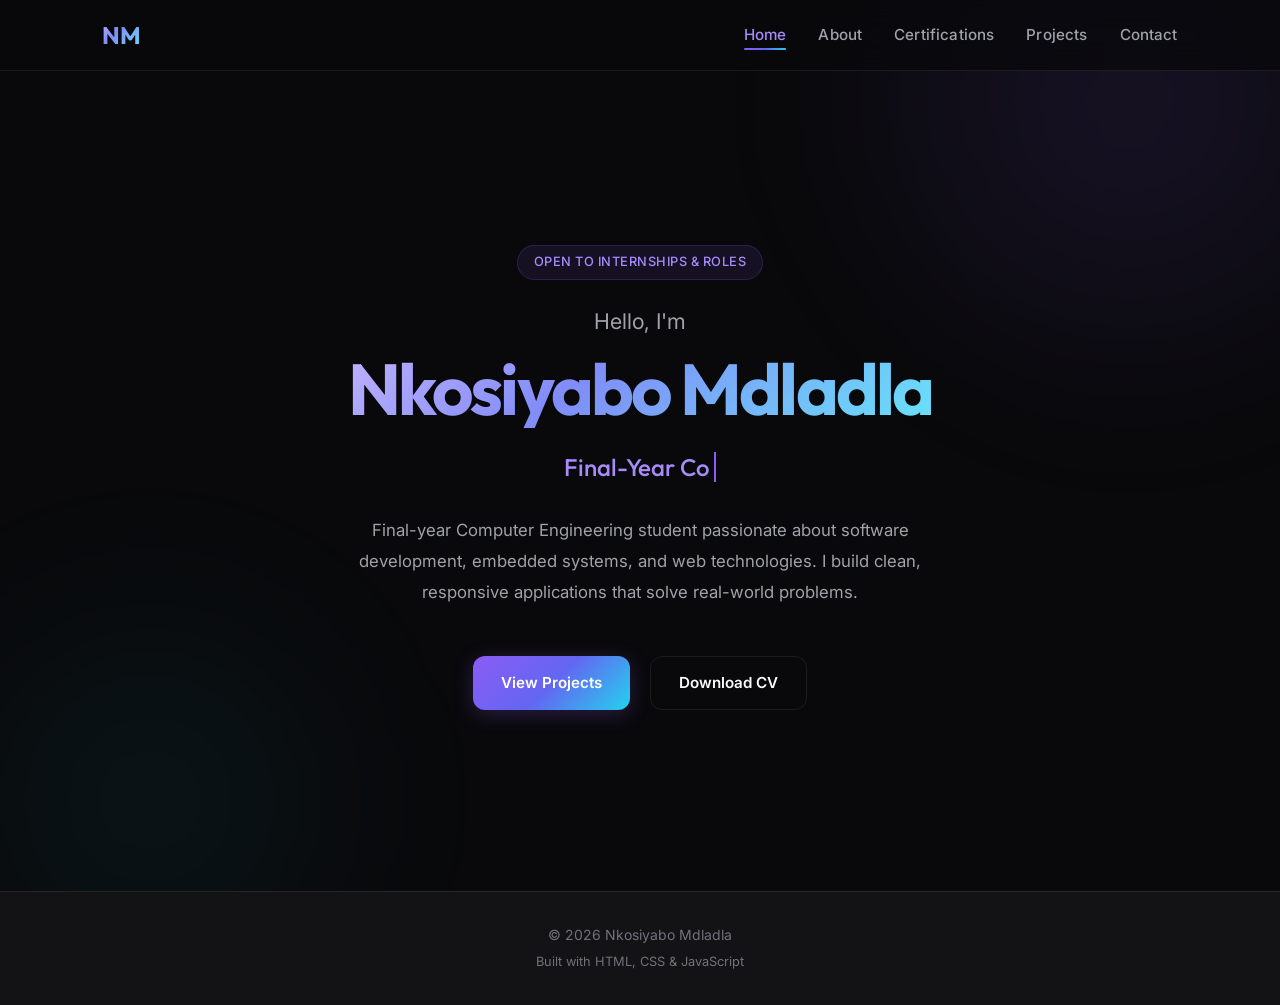
<file: index.html>
<!DOCTYPE html>
<html lang="en">
<head>
    <meta charset="UTF-8">
    <meta name="viewport" content="width=device-width, initial-scale=1.0">
    <meta name="description" content="Portfolio of Nkosiyabo Mdladla — Final-year Computer Engineering student and software developer.">

    <title>Nkosiyabo Mdladla | Portfolio</title>

    <link rel="preconnect" href="https://fonts.googleapis.com">
    <link rel="preconnect" href="https://fonts.gstatic.com" crossorigin>
    <link href="https://fonts.googleapis.com/css2?family=Inter:wght@400;500;600&family=Outfit:wght@500;600;700&display=swap" rel="stylesheet">

    <link rel="stylesheet" href="css/global.css">
    <link rel="stylesheet" href="css/style.css">
</head>
<body>

    <div class="background-glow"></div>

    <header>
        <nav class="navbar">
            <div class="logo">
                <h1>NM</h1>
            </div>

            <ul class="nav-links">
                <li><a href="index.html" class="active">Home</a></li>
                <li><a href="about.html">About</a></li>
                <li><a href="certifications.html">Certifications</a></li>
                <li><a href="projects.html">Projects</a></li>
                <li><a href="contact.html">Contact</a></li>
            </ul>
        </nav>
    </header>

    <section class="hero">
        <div class="hero-content">
            <span class="hero-badge">Open to internships &amp; roles</span>

            <h2>Hello, I'm</h2>

            <h1>Nkosiyabo Mdladla</h1>

            <h3>
                <span class="typing-text"></span>
            </h3>

            <p>
                Final-year Computer Engineering student passionate about software
                development, embedded systems, and web technologies. I build clean,
                responsive applications that solve real-world problems.
            </p>

            <div class="hero-buttons">
                <a href="projects.html" class="btn btn-primary">View Projects</a>
                <a href="assets/resume/resume.pdf" class="btn btn-secondary" download>Download CV</a>
            </div>
        </div>
    </section>

    <footer>
        <p>&copy; 2026 Nkosiyabo Mdladla</p>
        <p>Built with HTML, CSS &amp; JavaScript</p>
    </footer>

    <script src="js/script.js"></script>
</body>
</html>
</file>
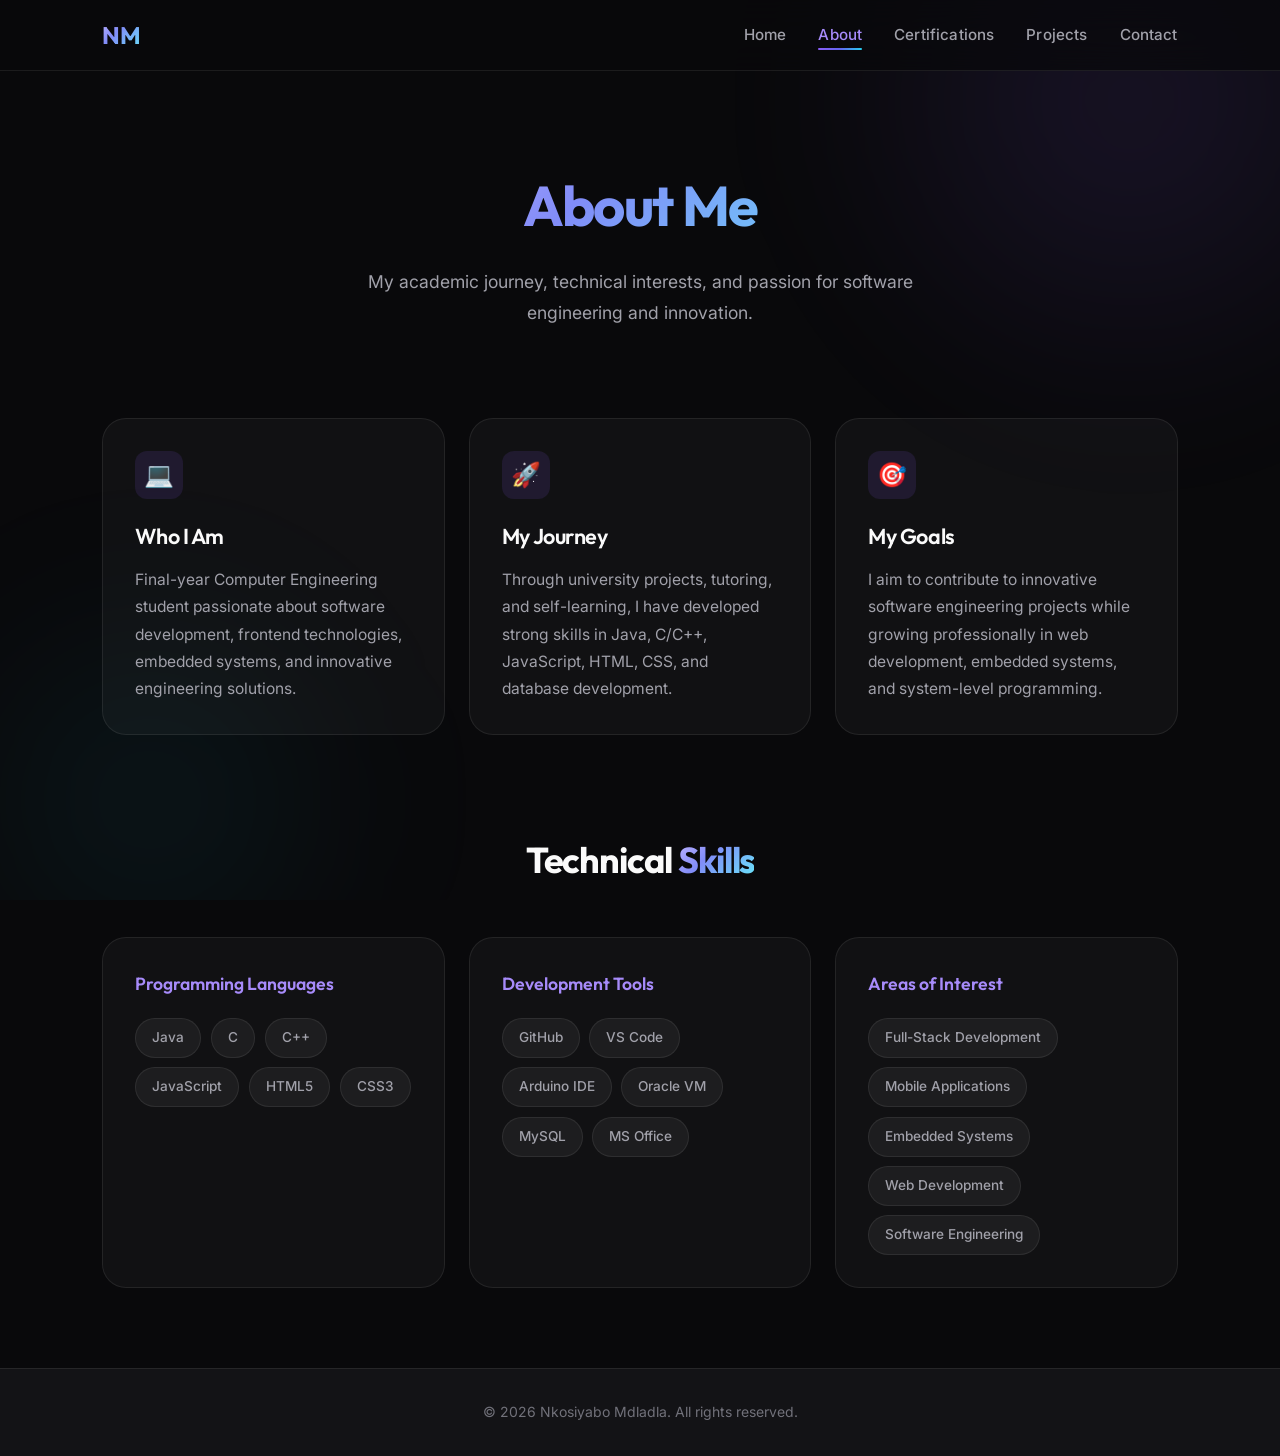
<file: about.html>
<!DOCTYPE html>
<html lang="en">
<head>
    <meta charset="UTF-8">
    <meta name="viewport" content="width=device-width, initial-scale=1.0">
    <meta name="description" content="About Nkosiyabo Mdladla — skills, journey, and goals as a Computer Engineering student.">

    <title>About | Nkosiyabo Mdladla</title>

    <link rel="preconnect" href="https://fonts.googleapis.com">
    <link rel="preconnect" href="https://fonts.gstatic.com" crossorigin>
    <link href="https://fonts.googleapis.com/css2?family=Inter:wght@400;500;600&family=Outfit:wght@500;600;700&display=swap" rel="stylesheet">

    <link rel="stylesheet" href="css/global.css">
    <link rel="stylesheet" href="css/about.css">
</head>
<body>

    <div class="background-glow"></div>

    <header>
        <nav class="navbar">
            <div class="logo">
                <h1>NM</h1>
            </div>

            <ul class="nav-links">
                <li><a href="index.html">Home</a></li>
                <li><a href="about.html" class="active">About</a></li>
                <li><a href="certifications.html">Certifications</a></li>
                <li><a href="projects.html">Projects</a></li>
                <li><a href="contact.html">Contact</a></li>
            </ul>
        </nav>
    </header>

    <section class="page-header">
        <div class="page-header-content">
            <h1>About Me</h1>
            <p>
                My academic journey, technical interests, and passion for
                software engineering and innovation.
            </p>
        </div>
    </section>

    <section class="about-cards-section">
        <div class="cards-container">
            <div class="info-card">
                <div class="card-icon">&#128187;</div>
                <h2>Who I Am</h2>
                <p>
                    Final-year Computer Engineering student passionate about software
                    development, frontend technologies, embedded systems, and
                    innovative engineering solutions.
                </p>
            </div>

            <div class="info-card">
                <div class="card-icon">&#128640;</div>
                <h2>My Journey</h2>
                <p>
                    Through university projects, tutoring, and self-learning, I have
                    developed strong skills in Java, C/C++, JavaScript, HTML, CSS,
                    and database development.
                </p>
            </div>

            <div class="info-card">
                <div class="card-icon">&#127919;</div>
                <h2>My Goals</h2>
                <p>
                    I aim to contribute to innovative software engineering projects
                    while growing professionally in web development, embedded systems,
                    and system-level programming.
                </p>
            </div>
        </div>
    </section>

    <section class="skills-section">
        <h2 class="section-title">Technical <span>Skills</span></h2>

        <div class="skills-container">
            <div class="skill-card">
                <h2>Programming Languages</h2>
                <div class="skill-tags">
                    <span>Java</span>
                    <span>C</span>
                    <span>C++</span>
                    <span>JavaScript</span>
                    <span>HTML5</span>
                    <span>CSS3</span>
                </div>
            </div>

            <div class="skill-card">
                <h2>Development Tools</h2>
                <div class="skill-tags">
                    <span>GitHub</span>
                    <span>VS Code</span>
                    <span>Arduino IDE</span>
                    <span>Oracle VM</span>
                    <span>MySQL</span>
                    <span>MS Office</span>
                </div>
            </div>

            <div class="skill-card">
                <h2>Areas of Interest</h2>
                <div class="skill-tags">
                    <span>Full-Stack Development</span>
                    <span>Mobile Applications</span>
                    <span>Embedded Systems</span>
                    <span>Web Development</span>
                    <span>Software Engineering</span>
                </div>
            </div>
        </div>
    </section>

    <footer>
        <p>&copy; 2026 Nkosiyabo Mdladla. All rights reserved.</p>
    </footer>

    <script src="js/script.js"></script>
</body>
</html>
</file>
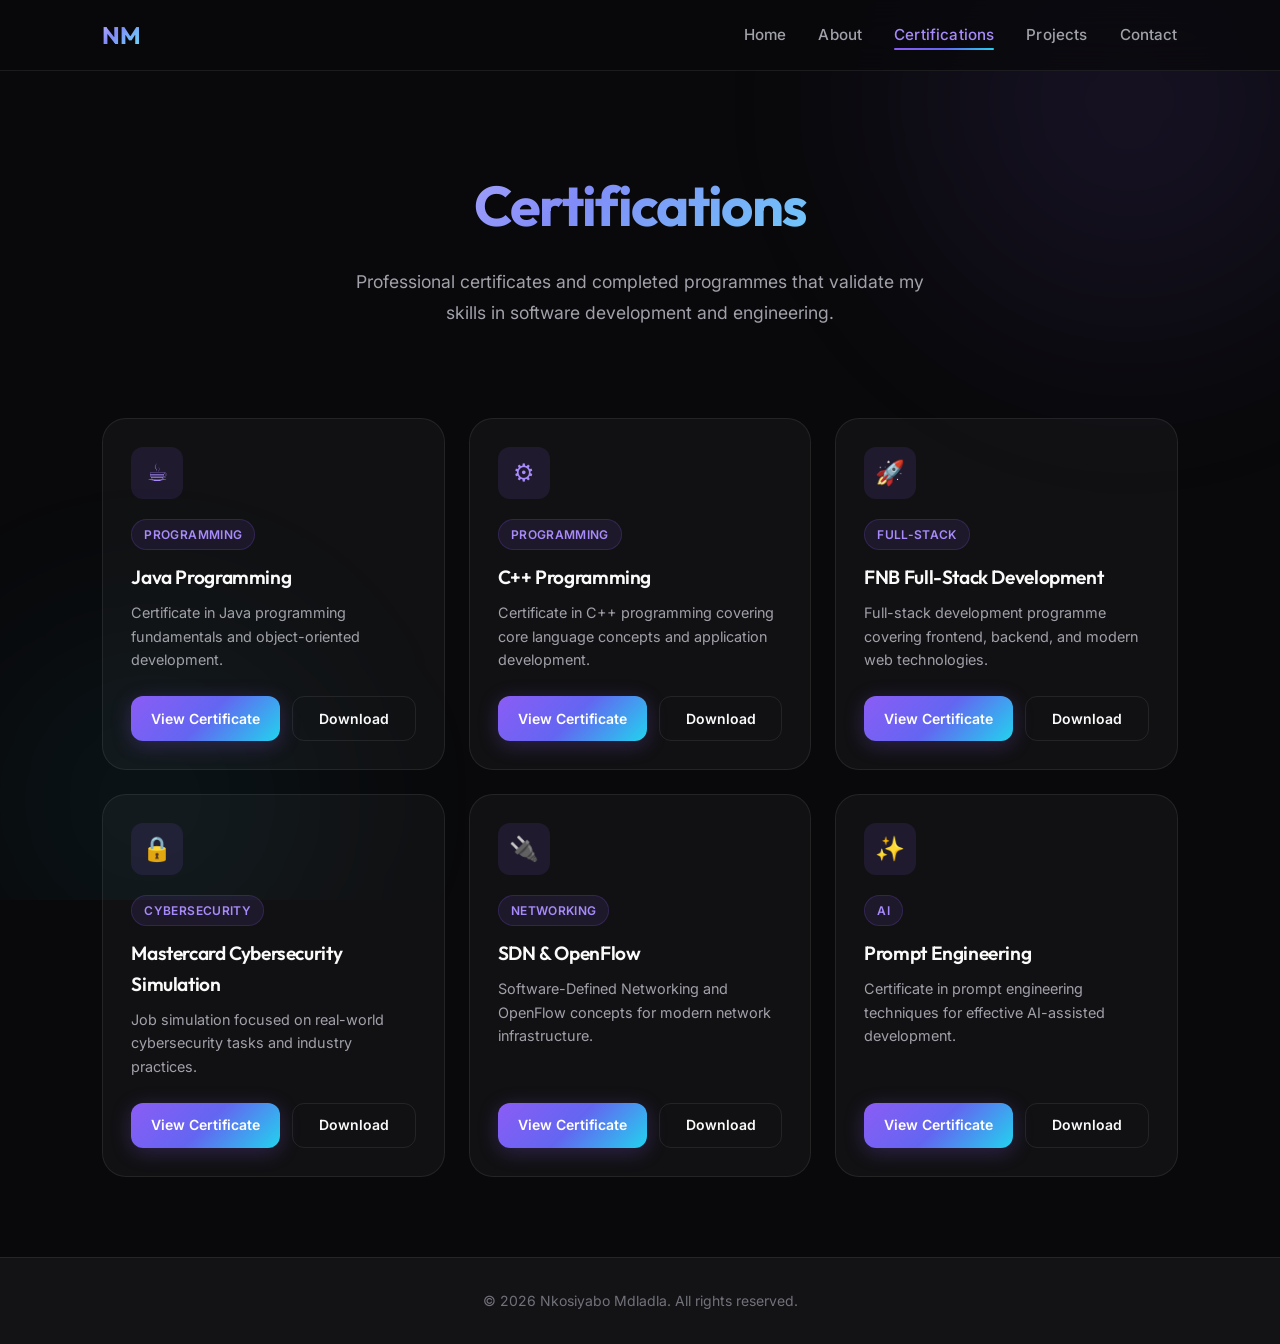
<file: certifications.html>
<!DOCTYPE html>
<html lang="en">
<head>
    <meta charset="UTF-8">
    <meta name="viewport" content="width=device-width, initial-scale=1.0">
    <meta name="description" content="Certifications earned by Nkosiyabo Mdladla in programming, full-stack development, cybersecurity, and more.">

    <title>Certifications | Nkosiyabo Mdladla</title>

    <link rel="preconnect" href="https://fonts.googleapis.com">
    <link rel="preconnect" href="https://fonts.gstatic.com" crossorigin>
    <link href="https://fonts.googleapis.com/css2?family=Inter:wght@400;500;600&family=Outfit:wght@500;600;700&display=swap" rel="stylesheet">

    <link rel="stylesheet" href="css/global.css">
    <link rel="stylesheet" href="css/certifications.css">
</head>
<body>

    <div class="background-glow"></div>

    <header>
        <nav class="navbar">
            <div class="logo">
                <h1>NM</h1>
            </div>

            <ul class="nav-links">
                <li><a href="index.html">Home</a></li>
                <li><a href="about.html">About</a></li>
                <li><a href="certifications.html" class="active">Certifications</a></li>
                <li><a href="projects.html">Projects</a></li>
                <li><a href="contact.html">Contact</a></li>
            </ul>
        </nav>
    </header>

    <section class="page-header">
        <div class="page-header-content">
            <h1>Certifications</h1>
            <p>
                Professional certificates and completed programmes that
                validate my skills in software development and engineering.
            </p>
        </div>
    </section>

    <section class="certifications-section">
        <div class="cert-grid">

            <article class="cert-card">
                <div class="cert-icon">&#9749;</div>
                <span class="cert-tag">Programming</span>
                <h2>Java Programming</h2>
                <p>Certificate in Java programming fundamentals and object-oriented development.</p>
                <div class="cert-actions">
                    <a href="assets/certificates/Java Programming Certificate.pdf" class="btn btn-primary" target="_blank" rel="noopener">View Certificate</a>
                    <a href="assets/certificates/Java Programming Certificate.pdf" class="btn btn-secondary" download>Download</a>
                </div>
            </article>

            <article class="cert-card">
                <div class="cert-icon">&#9881;</div>
                <span class="cert-tag">Programming</span>
                <h2>C++ Programming</h2>
                <p>Certificate in C++ programming covering core language concepts and application development.</p>
                <div class="cert-actions">
                    <a href="assets/certificates/C++ Programming Certificate .pdf" class="btn btn-primary" target="_blank" rel="noopener">View Certificate</a>
                    <a href="assets/certificates/C++ Programming Certificate .pdf" class="btn btn-secondary" download>Download</a>
                </div>
            </article>

            <article class="cert-card">
                <div class="cert-icon">&#128640;</div>
                <span class="cert-tag">Full-Stack</span>
                <h2>FNB Full-Stack Development</h2>
                <p>Full-stack development programme covering frontend, backend, and modern web technologies.</p>
                <div class="cert-actions">
                    <a href="assets/certificates/FNB Full-Stack Certificate.pdf" class="btn btn-primary" target="_blank" rel="noopener">View Certificate</a>
                    <a href="assets/certificates/FNB Full-Stack Certificate.pdf" class="btn btn-secondary" download>Download</a>
                </div>
            </article>

            <article class="cert-card">
                <div class="cert-icon">&#128274;</div>
                <span class="cert-tag">Cybersecurity</span>
                <h2>Mastercard Cybersecurity Simulation</h2>
                <p>Job simulation focused on real-world cybersecurity tasks and industry practices.</p>
                <div class="cert-actions">
                    <a href="assets/certificates/Mastercard Cybersecurity Job Simulation Certificate.pdf" class="btn btn-primary" target="_blank" rel="noopener">View Certificate</a>
                    <a href="assets/certificates/Mastercard Cybersecurity Job Simulation Certificate.pdf" class="btn btn-secondary" download>Download</a>
                </div>
            </article>

            <article class="cert-card">
                <div class="cert-icon">&#128268;</div>
                <span class="cert-tag">Networking</span>
                <h2>SDN &amp; OpenFlow</h2>
                <p>Software-Defined Networking and OpenFlow concepts for modern network infrastructure.</p>
                <div class="cert-actions">
                    <a href="assets/certificates/My Software-Defined Networking (SDN) and OpenFlow Certificate.pdf" class="btn btn-primary" target="_blank" rel="noopener">View Certificate</a>
                    <a href="assets/certificates/My Software-Defined Networking (SDN) and OpenFlow Certificate.pdf" class="btn btn-secondary" download>Download</a>
                </div>
            </article>

            <article class="cert-card">
                <div class="cert-icon">&#10024;</div>
                <span class="cert-tag">AI</span>
                <h2>Prompt Engineering</h2>
                <p>Certificate in prompt engineering techniques for effective AI-assisted development.</p>
                <div class="cert-actions">
                    <a href="assets/certificates/Prompt Engineering Certificate .pdf" class="btn btn-primary" target="_blank" rel="noopener">View Certificate</a>
                    <a href="assets/certificates/Prompt Engineering Certificate .pdf" class="btn btn-secondary" download>Download</a>
                </div>
            </article>

        </div>
    </section>

    <footer>
        <p>&copy; 2026 Nkosiyabo Mdladla. All rights reserved.</p>
    </footer>

</body>
</html>
</file>
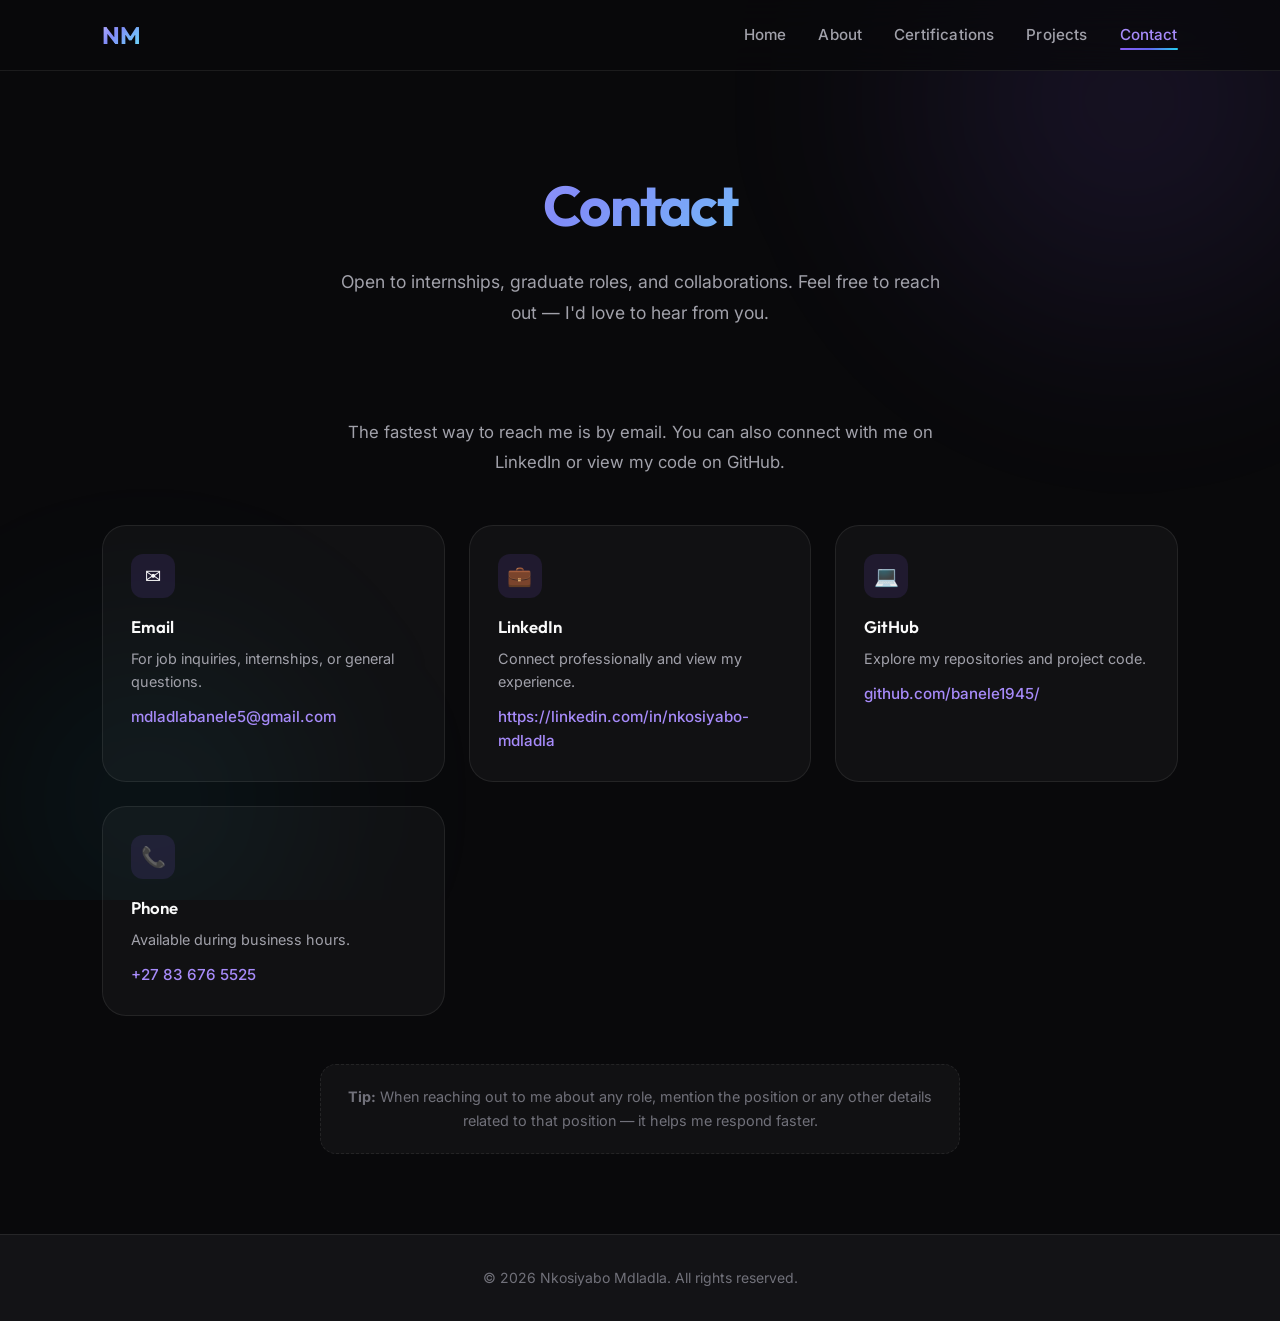
<file: contact.html>
<!DOCTYPE html>
<html lang="en">
<head>
    <meta charset="UTF-8">
    <meta name="viewport" content="width=device-width, initial-scale=1.0">
    <meta name="description" content="Contact Nkosiyabo Mdladla for internships, job opportunities, and collaborations.">

    <title>Contact | Nkosiyabo Mdladla</title>

    <link rel="preconnect" href="https://fonts.googleapis.com">
    <link rel="preconnect" href="https://fonts.gstatic.com" crossorigin>
    <link href="https://fonts.googleapis.com/css2?family=Inter:wght@400;500;600&family=Outfit:wght@500;600;700&display=swap" rel="stylesheet">

    <link rel="stylesheet" href="css/global.css">
    <link rel="stylesheet" href="css/contact.css">
</head>
<body>

    <div class="background-glow"></div>

    <header>
        <nav class="navbar">
            <div class="logo">
                <h1>NM</h1>
            </div>

            <ul class="nav-links">
                <li><a href="index.html">Home</a></li>
                <li><a href="about.html">About</a></li>
                <li><a href="certifications.html">Certifications</a></li>
                <li><a href="projects.html">Projects</a></li>
                <li><a href="contact.html" class="active">Contact</a></li>
            </ul>
        </nav>
    </header>

    <section class="page-header">
        <div class="page-header-content">
            <h1>Contact</h1>
            <p>
                Open to internships, graduate roles, and collaborations.
                Feel free to reach out — I'd love to hear from you.
            </p>
        </div>
    </section>

    <section class="contact-section">

        <div class="contact-intro">
            <p>
                The fastest way to reach me is by email. You can also connect
                with me on LinkedIn or view my code on GitHub.
            </p>
        </div>

        <div class="contact-grid">

            <a href="mdladlabanele5@gmail.com" class="contact-card">
                <div class="contact-card-icon">&#9993;</div>
                <h2>Email</h2>
                <p>For job inquiries, internships, or general questions.</p>
                <span class="contact-value">mdladlabanele5@gmail.com </span>
            </a>

            <a href="https://linkedin.com/in/nkosiyabo-mdladla" class="contact-card" target="_blank" rel="noopener">
                <div class="contact-card-icon">&#128188;</div>
                <h2>LinkedIn</h2>
                <p>Connect professionally and view my experience.</p>
                <span class="contact-value">https://linkedin.com/in/nkosiyabo-mdladla</span>
            </a>

            <a href="https://github.com/banele1945/" class="contact-card" target="_blank" rel="noopener">
                <div class="contact-card-icon">&#128187;</div>
                <h2>GitHub</h2>
                <p>Explore my repositories and project code.</p>
                <span class="contact-value">github.com/banele1945/</span>
            </a>

            <a href="tel:+27836765525" class="contact-card">
                <div class="contact-card-icon">&#128222;</div>
                <h2>Phone</h2>
                <p>Available during business hours.</p>
                <span class="contact-value">+27 83 676 5525</span>
            </a>

        </div>

        <div class="contact-note">
            <p>
                <strong>Tip:</strong> When reaching out to me about any role, mention the position
                or any other details related to that position — it helps me respond faster.
            </p>
        </div>

    </section>

    <footer>
        <p>&copy; 2026 Nkosiyabo Mdladla. All rights reserved.</p>
    </footer>

</body>
</html>
</file>
<file: css/global.css>
/* =========================
   DESIGN TOKENS
========================= */

:root {
    --color-bg: #09090b;
    --color-bg-elevated: #131316;
    --color-surface: rgba(255, 255, 255, 0.035);
    --color-surface-hover: rgba(255, 255, 255, 0.06);
    --color-border: rgba(255, 255, 255, 0.08);
    --color-border-accent: rgba(139, 92, 246, 0.45);

    --color-text: #fafafa;
    --color-text-muted: #a1a1aa;
    --color-text-subtle: #71717a;

    --color-accent: #8b5cf6;
    --color-accent-light: #a78bfa;
    --color-accent-secondary: #22d3ee;

    --gradient-accent: linear-gradient(135deg, #8b5cf6 0%, #6366f1 50%, #22d3ee 100%);
    --gradient-text: linear-gradient(135deg, #c4b5fd 0%, #818cf8 40%, #67e8f9 100%);

    --font-heading: 'Outfit', system-ui, sans-serif;
    --font-body: 'Inter', system-ui, sans-serif;

    --radius-sm: 8px;
    --radius-md: 12px;
    --radius-lg: 16px;
    --radius-xl: 24px;

    --shadow-glow: 0 0 40px rgba(139, 92, 246, 0.15);
    --transition: 0.25s cubic-bezier(0.4, 0, 0.2, 1);
}

/* =========================
   RESET
========================= */

*,
*::before,
*::after {
    margin: 0;
    padding: 0;
    box-sizing: border-box;
}

html {
    scroll-behavior: smooth;
}

/* =========================
   BODY
========================= */

body {
    font-family: var(--font-body);
    background: var(--color-bg);
    color: var(--color-text);
    overflow-x: hidden;
    line-height: 1.6;
    -webkit-font-smoothing: antialiased;
}

/* =========================
   BACKGROUND
========================= */

.background-glow {
    position: fixed;
    inset: 0;
    z-index: -1;
    overflow: hidden;
    pointer-events: none;
}

.background-glow::before {
    content: '';
    position: absolute;
    width: 700px;
    height: 700px;
    top: -250px;
    right: -200px;
    background: radial-gradient(circle, rgba(139, 92, 246, 0.12) 0%, transparent 70%);
    filter: blur(60px);
}

.background-glow::after {
    content: '';
    position: absolute;
    width: 500px;
    height: 500px;
    bottom: -150px;
    left: -100px;
    background: radial-gradient(circle, rgba(34, 211, 238, 0.08) 0%, transparent 70%);
    filter: blur(80px);
}

/* =========================
   NAVBAR
========================= */

header {
    position: sticky;
    top: 0;
    z-index: 1000;
}

.navbar {
    display: flex;
    justify-content: space-between;
    align-items: center;
    padding: 1rem 8%;
    background: rgba(9, 9, 11, 0.75);
    backdrop-filter: blur(16px);
    -webkit-backdrop-filter: blur(16px);
    border-bottom: 1px solid var(--color-border);
}

.logo h1 {
    font-family: var(--font-heading);
    font-size: 1.5rem;
    font-weight: 700;
    letter-spacing: -0.02em;
    background: var(--gradient-text);
    -webkit-background-clip: text;
    -webkit-text-fill-color: transparent;
    background-clip: text;
}

.nav-links {
    display: flex;
    list-style: none;
    gap: 2rem;
}

.nav-links a {
    text-decoration: none;
    color: var(--color-text-muted);
    font-size: 0.95rem;
    font-weight: 500;
    letter-spacing: 0.01em;
    transition: color var(--transition);
    position: relative;
}

.nav-links a:hover {
    color: var(--color-text);
}

.nav-links a.active {
    color: var(--color-accent-light);
}

.nav-links a.active::after {
    content: '';
    position: absolute;
    width: 100%;
    height: 2px;
    background: var(--gradient-accent);
    left: 0;
    bottom: -6px;
    border-radius: 2px;
}

/* =========================
   BUTTONS
========================= */

.btn {
    display: inline-flex;
    align-items: center;
    justify-content: center;
    padding: 0.875rem 1.75rem;
    margin: 0.5rem;
    border-radius: var(--radius-md);
    text-decoration: none;
    font-family: var(--font-body);
    font-size: 0.95rem;
    font-weight: 600;
    transition: all var(--transition);
    border: none;
    cursor: pointer;
}

.btn-primary,
.btn:not(.btn-secondary) {
    background: var(--gradient-accent);
    color: #fff;
    box-shadow: 0 4px 20px rgba(139, 92, 246, 0.25);
}

.btn-primary:hover,
.btn:not(.btn-secondary):hover {
    transform: translateY(-2px);
    box-shadow: 0 8px 30px rgba(139, 92, 246, 0.35);
}

.btn-secondary {
    background: transparent;
    color: var(--color-text);
    border: 1px solid var(--color-border);
}

.btn-secondary:hover {
    background: var(--color-surface-hover);
    border-color: var(--color-border-accent);
    transform: translateY(-2px);
}

/* =========================
   PAGE HEADER
========================= */

.page-header {
    min-height: 35vh;
    display: flex;
    justify-content: center;
    align-items: center;
    text-align: center;
    padding: 4rem 8% 2rem;
}

.page-header-content h1 {
    font-family: var(--font-heading);
    font-size: clamp(2.5rem, 5vw, 3.5rem);
    font-weight: 700;
    letter-spacing: -0.03em;
    background: var(--gradient-text);
    -webkit-background-clip: text;
    -webkit-text-fill-color: transparent;
    background-clip: text;
    margin-bottom: 1rem;
}

.page-header-content p {
    font-size: 1.1rem;
    color: var(--color-text-muted);
    max-width: 600px;
    margin: 0 auto;
    line-height: 1.75;
}

/* =========================
   FOOTER
========================= */

footer {
    text-align: center;
    padding: 2rem 8%;
    background: var(--color-bg-elevated);
    color: var(--color-text-subtle);
    font-size: 0.875rem;
    border-top: 1px solid var(--color-border);
}

footer p + p {
    margin-top: 0.35rem;
    font-size: 0.8rem;
}

/* =========================
   RESPONSIVE
========================= */

@media (max-width: 768px) {
    .navbar {
        flex-direction: column;
        gap: 1rem;
        padding: 1rem 5%;
    }

    .nav-links {
        flex-wrap: wrap;
        justify-content: center;
        gap: 1rem 1.5rem;
    }

    .btn {
        display: flex;
        width: 100%;
        max-width: 260px;
        margin: 0.5rem auto;
    }
}
</file>
<file: css/style.css>
/* =========================
   HERO SECTION
========================= */

.hero {
    min-height: calc(100vh - 80px);
    display: flex;
    justify-content: center;
    align-items: center;
    text-align: center;
    padding: 2rem 8%;
}

.hero-content {
    max-width: 820px;
}

.hero-badge {
    display: inline-block;
    padding: 0.4rem 1rem;
    margin-bottom: 1.5rem;
    font-size: 0.8rem;
    font-weight: 500;
    letter-spacing: 0.04em;
    text-transform: uppercase;
    color: var(--color-accent-light);
    background: rgba(139, 92, 246, 0.1);
    border: 1px solid rgba(139, 92, 246, 0.2);
    border-radius: 100px;
}

.hero-content h2 {
    font-family: var(--font-body);
    font-size: clamp(1.1rem, 2.5vw, 1.35rem);
    font-weight: 400;
    margin-bottom: 0.75rem;
    color: var(--color-text-muted);
}

.hero-content h1 {
    font-family: var(--font-heading);
    font-size: clamp(2.75rem, 8vw, 4.5rem);
    font-weight: 700;
    line-height: 1.08;
    letter-spacing: -0.04em;
    margin-bottom: 1.25rem;
    background: var(--gradient-text);
    -webkit-background-clip: text;
    -webkit-text-fill-color: transparent;
    background-clip: text;
}

.hero-content h3 {
    font-family: var(--font-heading);
    font-size: clamp(1.15rem, 3vw, 1.5rem);
    font-weight: 500;
    margin-bottom: 1.75rem;
    color: var(--color-text-muted);
    min-height: 2rem;
}

.typing-text {
    color: var(--color-accent-light);
    border-right: 2px solid var(--color-accent);
    padding-right: 4px;
    animation: blink 0.75s step-end infinite;
}

@keyframes blink {
    50% {
        border-color: transparent;
    }
}

.hero-content p {
    font-size: 1.05rem;
    line-height: 1.85;
    max-width: 640px;
    margin: 0 auto;
    color: var(--color-text-muted);
}

.hero-buttons {
    margin-top: 2.5rem;
    display: flex;
    flex-wrap: wrap;
    justify-content: center;
    gap: 0.25rem;
}

@media (max-width: 768px) {
    .hero-buttons {
        flex-direction: column;
        align-items: center;
    }
}
</file>
<file: css/about.css>
/* =========================
   ABOUT CARDS
========================= */

.about-cards-section {
    padding: 2rem 8% 4rem;
}

.cards-container {
    display: grid;
    grid-template-columns: repeat(auto-fit, minmax(280px, 1fr));
    gap: 1.5rem;
}

.info-card {
    background: var(--color-surface);
    border: 1px solid var(--color-border);
    border-radius: var(--radius-xl);
    padding: 2rem;
    transition: all var(--transition);
}

.info-card:hover {
    transform: translateY(-6px);
    border-color: var(--color-border-accent);
    box-shadow: var(--shadow-glow);
    background: var(--color-surface-hover);
}

.card-icon {
    display: flex;
    align-items: center;
    justify-content: center;
    width: 3rem;
    height: 3rem;
    font-size: 1.5rem;
    margin-bottom: 1.25rem;
    background: rgba(139, 92, 246, 0.12);
    border-radius: var(--radius-md);
}

.info-card h2 {
    font-family: var(--font-heading);
    font-size: 1.35rem;
    font-weight: 600;
    letter-spacing: -0.02em;
    margin-bottom: 0.75rem;
    color: var(--color-text);
}

.info-card p {
    line-height: 1.75;
    color: var(--color-text-muted);
    font-size: 0.975rem;
}

/* =========================
   SKILLS SECTION
========================= */

.skills-section {
    padding: 2rem 8% 5rem;
}

.section-title {
    font-family: var(--font-heading);
    text-align: center;
    font-size: clamp(1.75rem, 4vw, 2.25rem);
    font-weight: 700;
    letter-spacing: -0.03em;
    margin-bottom: 3rem;
    color: var(--color-text);
}

.section-title span {
    background: var(--gradient-text);
    -webkit-background-clip: text;
    -webkit-text-fill-color: transparent;
    background-clip: text;
}

.skills-container {
    display: grid;
    grid-template-columns: repeat(auto-fit, minmax(280px, 1fr));
    gap: 1.5rem;
}

.skill-card {
    background: var(--color-surface);
    border-radius: var(--radius-xl);
    padding: 2rem;
    border: 1px solid var(--color-border);
    transition: all var(--transition);
}

.skill-card:hover {
    transform: translateY(-4px);
    border-color: var(--color-border-accent);
}

.skill-card h2 {
    font-family: var(--font-heading);
    font-size: 1.1rem;
    font-weight: 600;
    margin-bottom: 1.25rem;
    color: var(--color-accent-light);
}

.skill-tags {
    display: flex;
    flex-wrap: wrap;
    gap: 0.6rem;
}

.skill-tags span {
    padding: 0.5rem 1rem;
    border-radius: 100px;
    font-size: 0.85rem;
    font-weight: 500;
    background: rgba(255, 255, 255, 0.05);
    border: 1px solid var(--color-border);
    color: var(--color-text-muted);
    transition: all var(--transition);
}

.skill-tags span:hover {
    background: rgba(139, 92, 246, 0.15);
    border-color: var(--color-border-accent);
    color: var(--color-text);
}
</file>
<file: css/certifications.css>
/* =========================
   CERTIFICATIONS GRID
========================= */

.certifications-section {
    padding: 2rem 8% 5rem;
}

.cert-grid {
    display: grid;
    grid-template-columns: repeat(auto-fill, minmax(320px, 1fr));
    gap: 1.5rem;
}

.cert-card {
    display: flex;
    flex-direction: column;
    background: var(--color-surface);
    border: 1px solid var(--color-border);
    border-radius: var(--radius-xl);
    padding: 1.75rem;
    transition: all var(--transition);
}

.cert-card:hover {
    transform: translateY(-4px);
    border-color: var(--color-border-accent);
    box-shadow: var(--shadow-glow);
    background: var(--color-surface-hover);
}

.cert-icon {
    display: flex;
    align-items: center;
    justify-content: center;
    width: 3.25rem;
    height: 3.25rem;
    margin-bottom: 1.25rem;
    font-size: 1.5rem;
    background: rgba(139, 92, 246, 0.12);
    border-radius: var(--radius-md);
    color: var(--color-accent-light);
}

.cert-tag {
    display: inline-block;
    width: fit-content;
    padding: 0.3rem 0.75rem;
    margin-bottom: 0.75rem;
    font-size: 0.75rem;
    font-weight: 600;
    letter-spacing: 0.03em;
    text-transform: uppercase;
    color: var(--color-accent-light);
    background: rgba(139, 92, 246, 0.1);
    border: 1px solid rgba(139, 92, 246, 0.2);
    border-radius: 100px;
}

.cert-card h2 {
    font-family: var(--font-heading);
    font-size: 1.2rem;
    font-weight: 600;
    letter-spacing: -0.02em;
    margin-bottom: 0.5rem;
    color: var(--color-text);
}

.cert-card p {
    flex: 1;
    font-size: 0.9rem;
    line-height: 1.65;
    color: var(--color-text-muted);
    margin-bottom: 1.5rem;
}

.cert-actions {
    display: flex;
    flex-wrap: wrap;
    gap: 0.75rem;
}

.cert-actions .btn {
    margin: 0;
    padding: 0.65rem 1.25rem;
    font-size: 0.875rem;
}

.cert-actions .btn-secondary {
    flex: 1;
    min-width: 120px;
}
</file>
<file: css/contact.css>
/* =========================
   CONTACT
========================= */

.contact-section {
    padding: 2rem 8% 5rem;
}

.contact-grid {
    display: grid;
    grid-template-columns: repeat(auto-fit, minmax(260px, 1fr));
    gap: 1.5rem;
    margin-bottom: 3rem;
}

.contact-card {
    display: flex;
    flex-direction: column;
    align-items: flex-start;
    background: var(--color-surface);
    border: 1px solid var(--color-border);
    border-radius: var(--radius-xl);
    padding: 1.75rem;
    text-decoration: none;
    color: inherit;
    transition: all var(--transition);
}

.contact-card:hover {
    transform: translateY(-4px);
    border-color: var(--color-border-accent);
    box-shadow: var(--shadow-glow);
    background: var(--color-surface-hover);
}

.contact-card-icon {
    display: flex;
    align-items: center;
    justify-content: center;
    width: 2.75rem;
    height: 2.75rem;
    margin-bottom: 1rem;
    font-size: 1.25rem;
    background: rgba(139, 92, 246, 0.12);
    border-radius: var(--radius-md);
}

.contact-card h2 {
    font-family: var(--font-heading);
    font-size: 1.05rem;
    font-weight: 600;
    margin-bottom: 0.35rem;
    color: var(--color-text);
}

.contact-card p {
    font-size: 0.9rem;
    color: var(--color-text-muted);
    word-break: break-word;
}

.contact-card .contact-value {
    margin-top: 0.75rem;
    font-size: 0.95rem;
    font-weight: 500;
    color: var(--color-accent-light);
}

.contact-intro {
    max-width: 640px;
    margin: 0 auto 3rem;
    text-align: center;
}

.contact-intro p {
    font-size: 1.05rem;
    line-height: 1.75;
    color: var(--color-text-muted);
}

.contact-note {
    max-width: 640px;
    margin: 0 auto;
    padding: 1.25rem 1.5rem;
    text-align: center;
    font-size: 0.9rem;
    line-height: 1.65;
    color: var(--color-text-subtle);
    background: var(--color-surface);
    border: 1px dashed var(--color-border);
    border-radius: var(--radius-lg);
}
</file>
